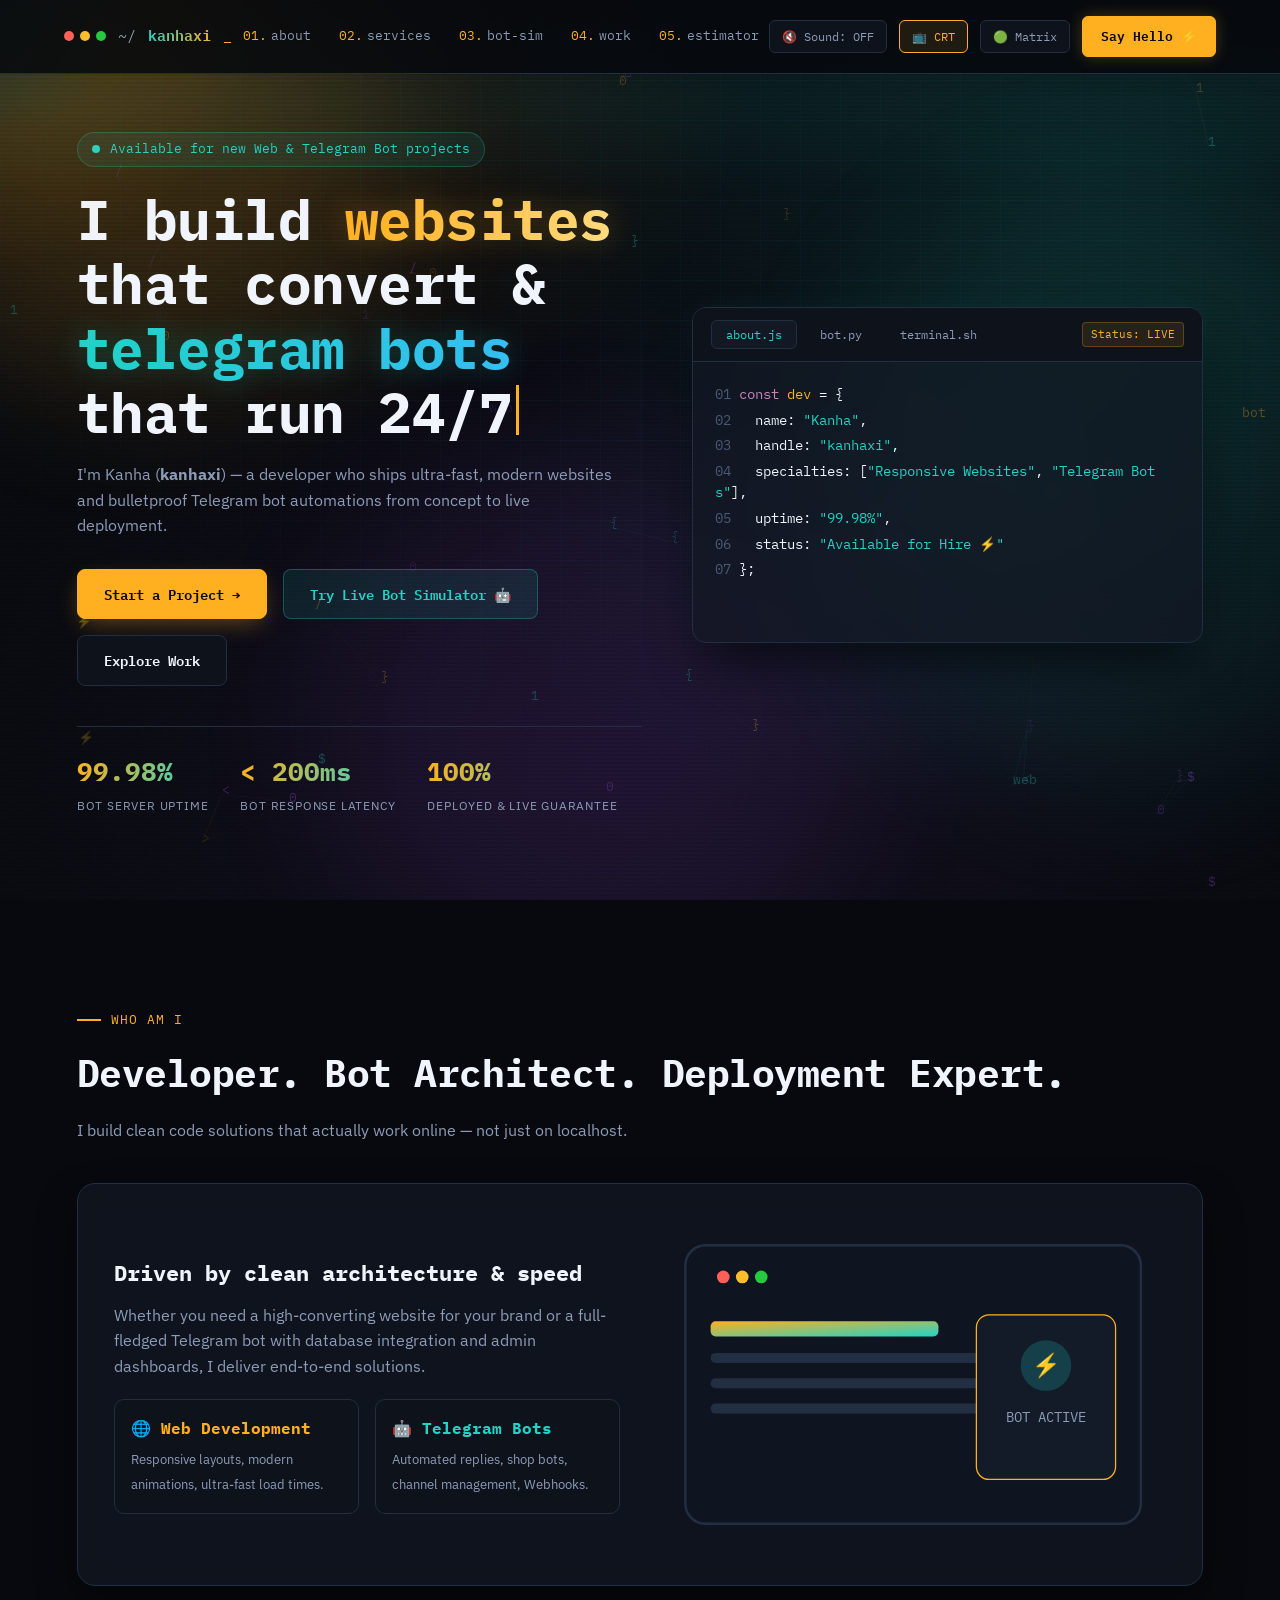
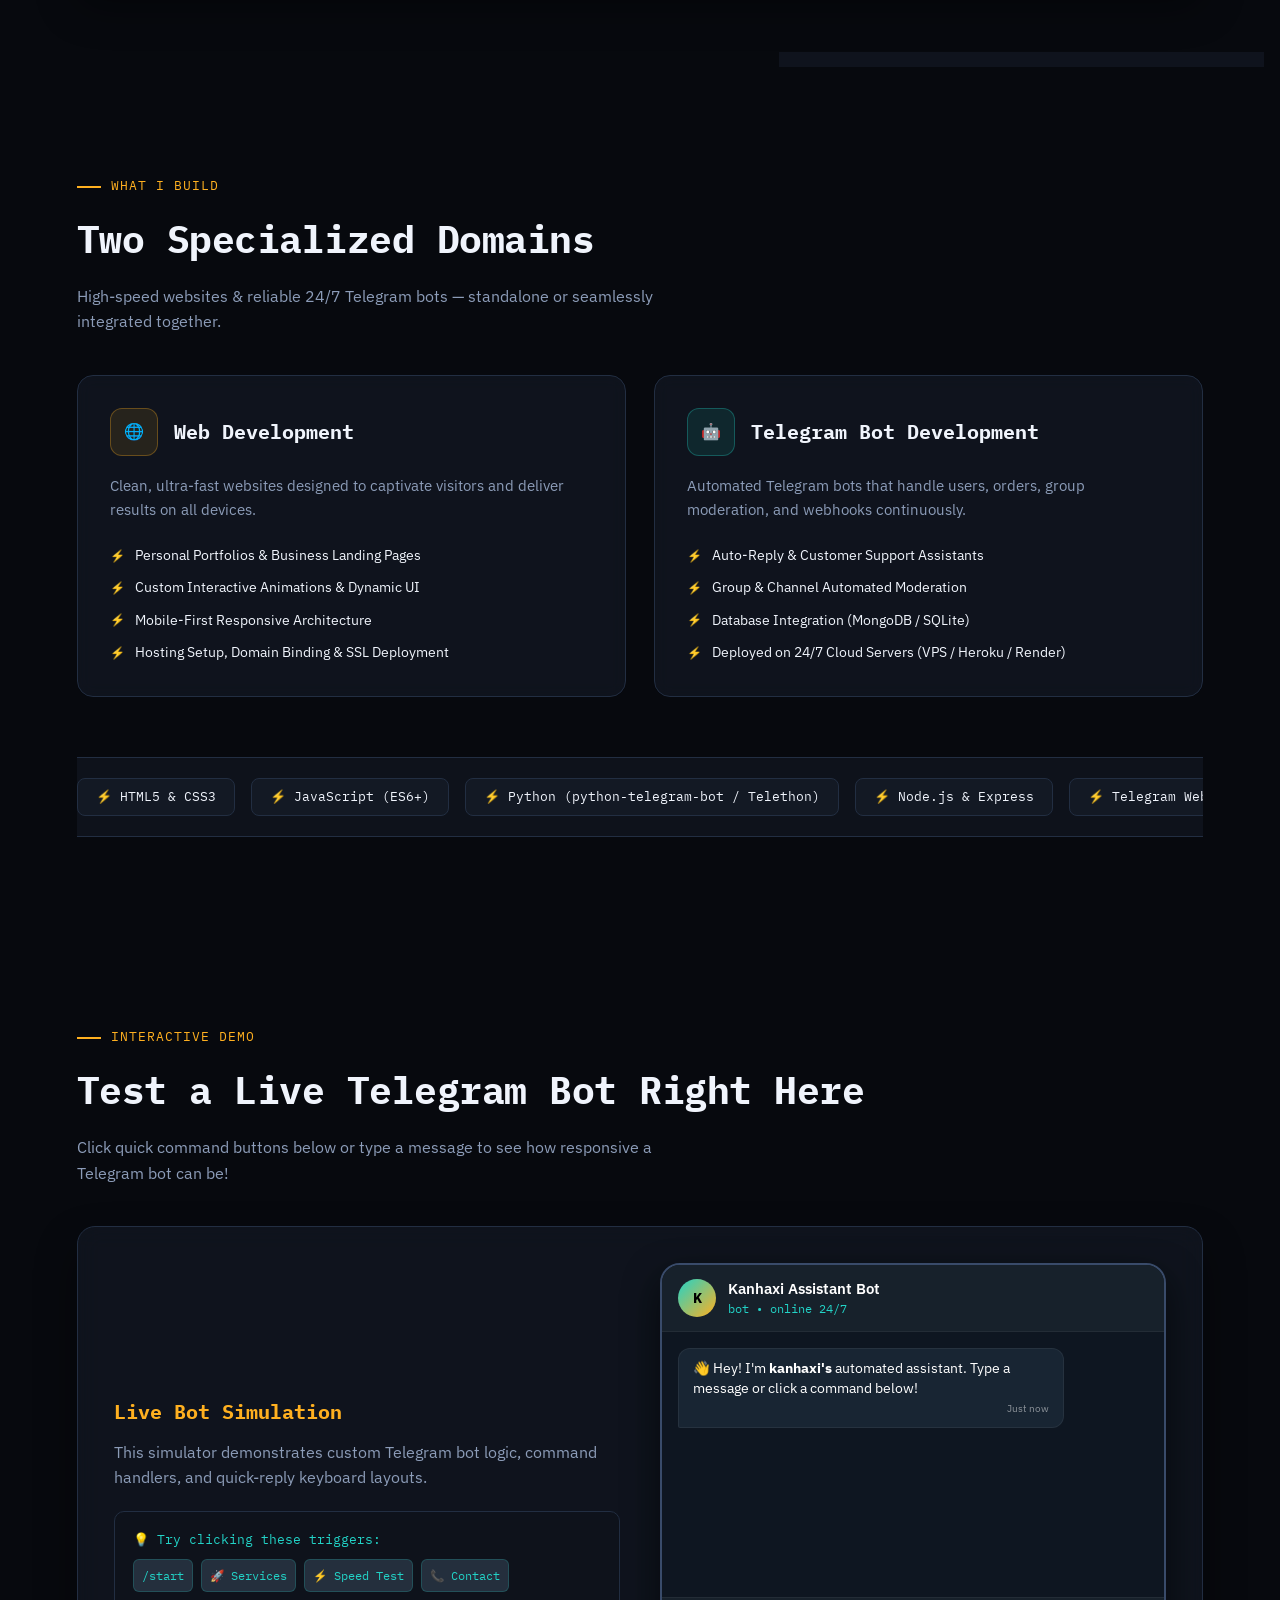
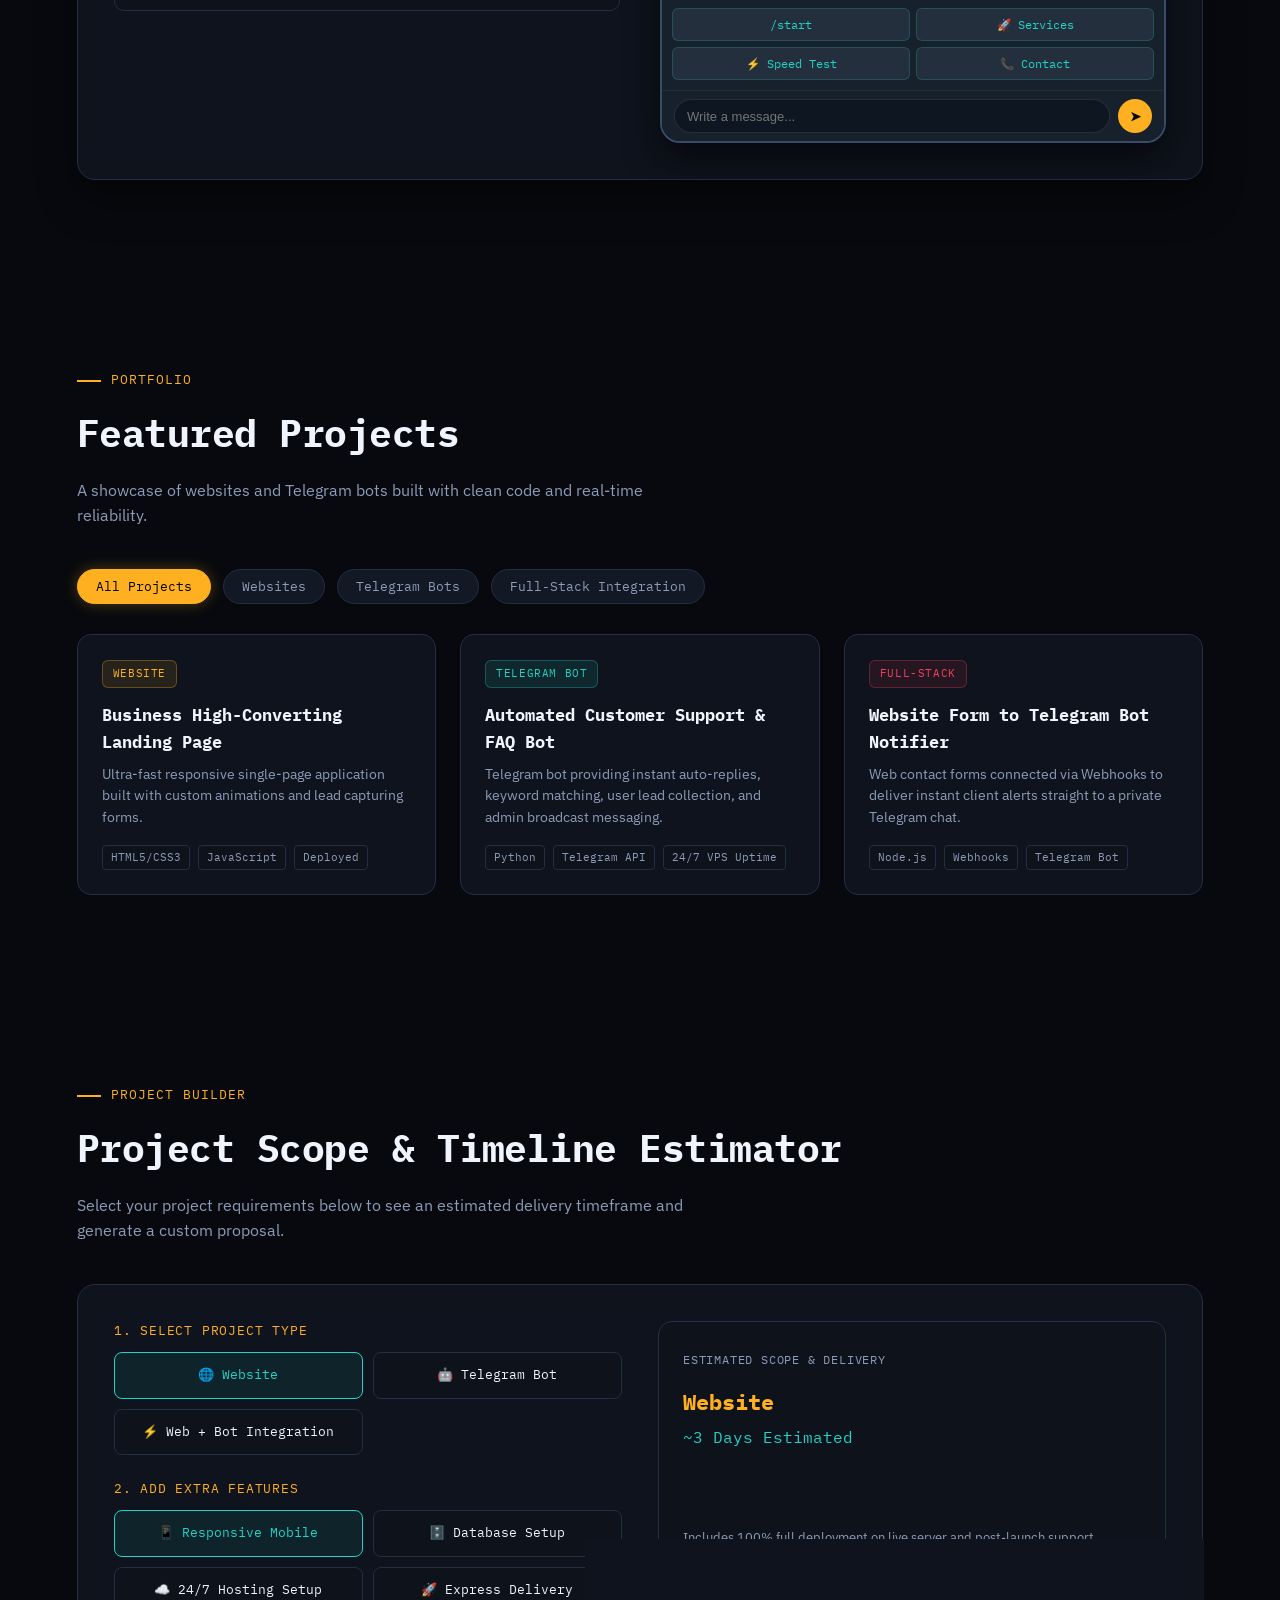
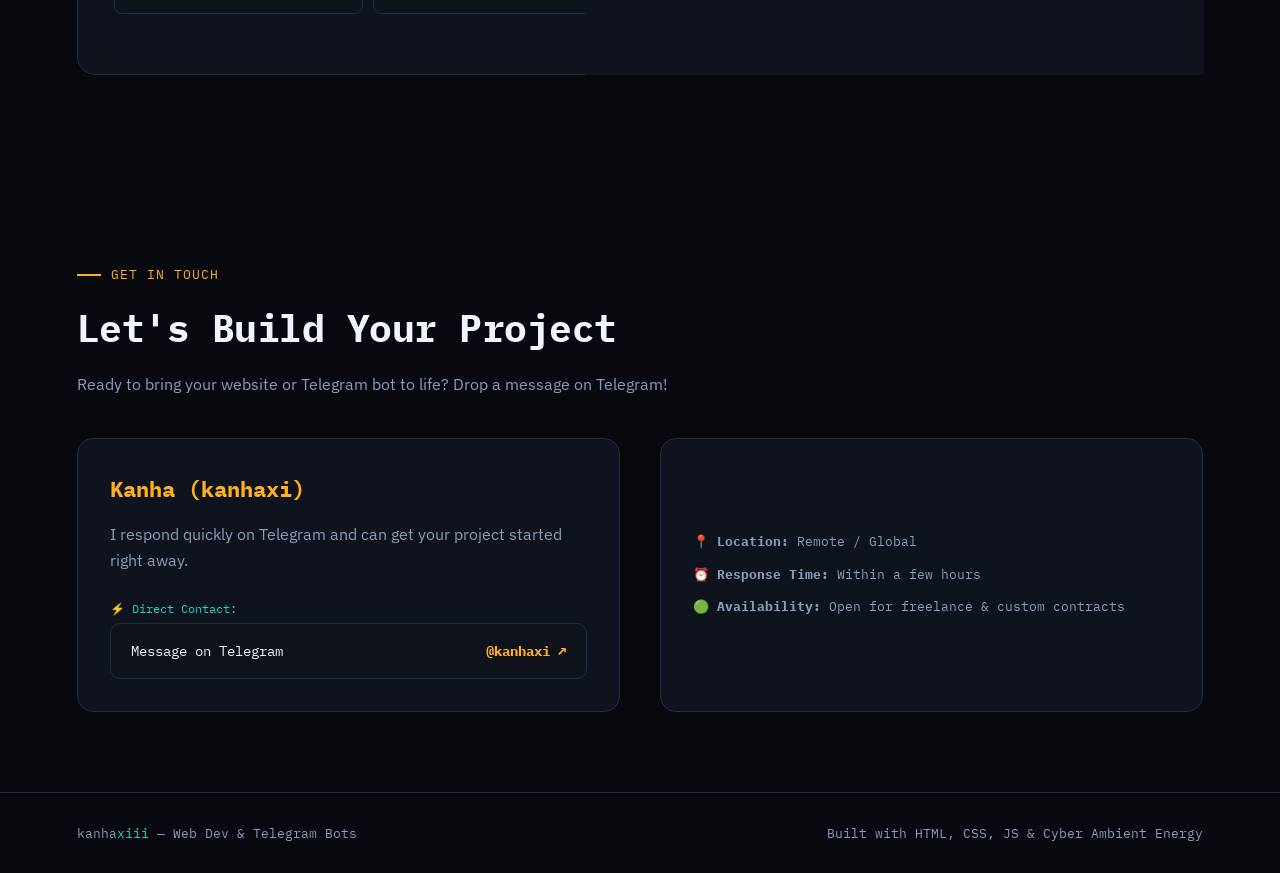
<file: index.html>
<!DOCTYPE html>
<html lang="en">
<head>
  <meta charset="UTF-8" />
  <meta name="viewport" content="width=device-width, initial-scale=1.0" />
  <title>kanhaxi — High-Performance Web Dev &amp; Telegram Bots</title>
  <meta name="description" content="Portfolio of Kanha (kanhaxi) — Developer building fast responsive websites and 24/7 reliable Telegram bots." />
  
  <link rel="preconnect" href="https://fonts.googleapis.com">
  <link rel="preconnect" href="https://fonts.gstatic.com" crossorigin>
  <link href="https://fonts.googleapis.com/css2?family=IBM+Plex+Mono:wght@400;500;600;700&family=IBM+Plex+Sans:wght@400;500;600;700&display=swap" rel="stylesheet">
  
  <link rel="stylesheet" href="style.css" />
</head>
<body>

<!-- Dynamic Cursor Light Glow -->
<div id="cursor-glow"></div>

<!-- Background Canvas, Aurora & CRT FX -->
<div class="aurora-bg">
  <div class="aurora-orb aurora-orb-1"></div>
  <div class="aurora-orb aurora-orb-2"></div>
  <div class="aurora-orb aurora-orb-3"></div>
</div>
<canvas id="bgcanvas"></canvas>
<div class="signal-grid"></div>
<div class="sweep"></div>
<div class="scanlines"></div>
<div class="grain"></div>

<!-- Navbar -->
<nav>
  <div class="brand">
    <span class="dots"><span></span><span></span><span></span></span>
    <span class="path">~/</span><span class="name">kanhaxi</span><span class="blink">_</span>
  </div>
  
  <div class="nav-center">
    <a href="#about"><span class="num">01.</span>about</a>
    <a href="#services"><span class="num">02.</span>services</a>
    <a href="#simulator"><span class="num">03.</span>bot-sim</a>
    <a href="#work"><span class="num">04.</span>work</a>
    <a href="#estimator"><span class="num">05.</span>estimator</a>
  </div>

  <div class="nav-actions">
    <button class="ctrl-btn" id="sound-toggle" title="Toggle audio feedback">🔇 Sound: OFF</button>
    <button class="ctrl-btn active" id="crt-toggle" title="Toggle CRT scanlines">📺 CRT</button>
    <button class="ctrl-btn" id="matrix-toggle" title="Toggle Matrix Rain canvas mode">🟢 Matrix</button>
    <a class="navcta" href="#contact">Say Hello ⚡</a>
  </div>
</nav>

<!-- Hero Section -->
<section class="hero" id="top">
  <div>
    <div class="status-badge">
      <span class="pulse-dot"></span> Available for new Web &amp; Telegram Bot projects
    </div>
    
    <h1>
      I build <span class="hl-amber">websites</span> that convert &amp; <span class="hl-mint">telegram bots</span> that run 24/7<span class="cursor"></span>
    </h1>
    
    <p class="subhead">
      I'm Kanha (<b>kanhaxi</b>) — a developer who ships ultra-fast, modern websites and bulletproof Telegram bot automations from concept to live deployment.
    </p>

    <div class="hero-ctas">
      <a class="btn btn-primary" href="#contact">Start a Project →</a>
      <a class="btn btn-secondary" href="#simulator">Try Live Bot Simulator 🤖</a>
      <a class="btn btn-ghost" href="#work">Explore Work</a>
    </div>

    <div class="metrics-bar">
      <div class="metric">
        <b>99.98%</b>
        <span>Bot Server Uptime</span>
      </div>
      <div class="metric">
        <b>&lt; 200ms</b>
        <span>Bot Response Latency</span>
      </div>
      <div class="metric">
        <b>100%</b>
        <span>Deployed &amp; Live Guarantee</span>
      </div>
    </div>
  </div>

  <!-- Terminal / Code Inspector Panel -->
  <div class="terminal-card">
    <div class="terminal-bar">
      <div class="terminal-tabs">
        <button class="tab active" id="tab-about">about.js</button>
        <button class="tab" id="tab-bot">bot.py</button>
        <button class="tab" id="tab-cli">terminal.sh</button>
      </div>
      <div class="terminal-actions">
        <span class="term-chip" onclick="showToast('⚡ All systems operational')">Status: LIVE</span>
      </div>
    </div>
    <div class="terminal-body" id="term-body"></div>
  </div>
</section>

<!-- About Section -->
<section id="about">
  <div class="reveal">
    <div class="kicker">who am i</div>
    <h2>Developer. Bot Architect. Deployment Expert.</h2>
    <p class="lead">I build clean code solutions that actually work online — not just on localhost.</p>
  </div>

  <div class="bot-sim-container reveal" style="margin-top: 20px;">
    <div>
      <h3 style="font-family:var(--font-mono); font-size:22px; margin-bottom:12px;">Driven by clean architecture &amp; speed</h3>
      <p style="color:var(--muted); margin-bottom:16px;">Whether you need a high-converting website for your brand or a full-fledged Telegram bot with database integration and admin dashboards, I deliver end-to-end solutions.</p>
      
      <div style="display:grid; grid-template-columns:1fr 1fr; gap:16px; margin-top:20px;">
        <div style="background:var(--bg-soft); padding:16px; border-radius:10px; border:1px solid var(--border);">
          <b style="color:var(--amber); font-family:var(--font-mono); display:block; margin-bottom:4px;">🌐 Web Development</b>
          <span style="font-size:13px; color:var(--muted);">Responsive layouts, modern animations, ultra-fast load times.</span>
        </div>
        <div style="background:var(--bg-soft); padding:16px; border-radius:10px; border:1px solid var(--border);">
          <b style="color:var(--mint); font-family:var(--font-mono); display:block; margin-bottom:4px;">🤖 Telegram Bots</b>
          <span style="font-size:13px; color:var(--muted);">Automated replies, shop bots, channel management, Webhooks.</span>
        </div>
      </div>
    </div>

    <!-- Cyber SVG Illustration -->
    <div style="display:flex; justify-content:center;">
      <svg viewBox="0 0 400 260" xmlns="http://www.w3.org/2000/svg" style="max-width:100%; height:auto;">
        <defs>
          <linearGradient id="grad1" x1="0%" y1="0%" x2="100%" y2="100%">
            <stop offset="0%" stop-color="#ffb020"/>
            <stop offset="100%" stop-color="#22d3c7"/>
          </linearGradient>
        </defs>
        <rect x="20" y="20" width="360" height="220" rx="16" fill="#0e1420" stroke="#222e42" stroke-width="2"/>
        <circle cx="50" cy="45" r="5" fill="#ff5f56"/>
        <circle cx="65" cy="45" r="5" fill="#ffbd2e"/>
        <circle cx="80" cy="45" r="5" fill="#27c93f"/>
        
        <rect x="40" y="80" width="180" height="12" rx="4" fill="url(#grad1)"/>
        <rect x="40" y="105" width="280" height="8" rx="4" fill="#222e42"/>
        <rect x="40" y="125" width="220" height="8" rx="4" fill="#222e42"/>
        <rect x="40" y="145" width="240" height="8" rx="4" fill="#222e42"/>
        
        <rect x="250" y="75" width="110" height="130" rx="10" fill="#131b29" stroke="#ffb020" stroke-width="1"/>
        <circle cx="305" cy="115" r="20" fill="#22d3c7" opacity="0.2"/>
        <text x="305" y="121" font-family="IBM Plex Mono" font-size="18" fill="#22d3c7" text-anchor="middle">⚡</text>
        <text x="305" y="160" font-family="IBM Plex Mono" font-size="11" fill="#8c9cb8" text-anchor="middle">BOT ACTIVE</text>
      </svg>
    </div>
  </div>
</section>

<!-- Services Section -->
<section id="services">
  <div class="reveal">
    <div class="kicker">what I build</div>
    <h2>Two Specialized Domains</h2>
    <p class="lead">High-speed websites &amp; reliable 24/7 Telegram bots — standalone or seamlessly integrated together.</p>
  </div>

  <div class="service-grid reveal">
    <div class="service-card">
      <div class="service-header">
        <div class="service-icon">🌐</div>
        <h3>Web Development</h3>
      </div>
      <p>Clean, ultra-fast websites designed to captivate visitors and deliver results on all devices.</p>
      <ul class="service-list">
        <li>Personal Portfolios &amp; Business Landing Pages</li>
        <li>Custom Interactive Animations &amp; Dynamic UI</li>
        <li>Mobile-First Responsive Architecture</li>
        <li>Hosting Setup, Domain Binding &amp; SSL Deployment</li>
      </ul>
    </div>

    <div class="service-card bot">
      <div class="service-header">
        <div class="service-icon">🤖</div>
        <h3>Telegram Bot Development</h3>
      </div>
      <p>Automated Telegram bots that handle users, orders, group moderation, and webhooks continuously.</p>
      <ul class="service-list">
        <li>Auto-Reply &amp; Customer Support Assistants</li>
        <li>Group &amp; Channel Automated Moderation</li>
        <li>Database Integration (MongoDB / SQLite)</li>
        <li>Deployed on 24/7 Cloud Servers (VPS / Heroku / Render)</li>
      </ul>
    </div>
  </div>

  <!-- Tech Stack Marquee -->
  <div class="stack-marquee reveal">
    <div class="stack-track">
      <div class="stackpill">⚡ HTML5 &amp; CSS3</div>
      <div class="stackpill">⚡ JavaScript (ES6+)</div>
      <div class="stackpill">⚡ Python (python-telegram-bot / Telethon)</div>
      <div class="stackpill">⚡ Node.js &amp; Express</div>
      <div class="stackpill">⚡ Telegram Webhooks &amp; REST APIs</div>
      <div class="stackpill">⚡ MongoDB &amp; Databases</div>
      <div class="stackpill">⚡ VPS Server Deployment</div>
      <div class="stackpill">⚡ Git &amp; Cloud Architecture</div>
      <!-- Duplicate for seamless loop -->
      <div class="stackpill">⚡ HTML5 &amp; CSS3</div>
      <div class="stackpill">⚡ JavaScript (ES6+)</div>
      <div class="stackpill">⚡ Python (python-telegram-bot / Telethon)</div>
      <div class="stackpill">⚡ Node.js &amp; Express</div>
      <div class="stackpill">⚡ Telegram Webhooks &amp; REST APIs</div>
    </div>
  </div>
</section>

<!-- Interactive Live Telegram Bot Simulator -->
<section id="simulator">
  <div class="reveal">
    <div class="kicker">interactive demo</div>
    <h2>Test a Live Telegram Bot Right Here</h2>
    <p class="lead">Click quick command buttons below or type a message to see how responsive a Telegram bot can be!</p>
  </div>

  <div class="bot-sim-container reveal">
    <div>
      <h3 style="font-family:var(--font-mono); font-size:20px; color:var(--amber); margin-bottom:12px;">Live Bot Simulation</h3>
      <p style="color:var(--muted); margin-bottom:20px;">This simulator demonstrates custom Telegram bot logic, command handlers, and quick-reply keyboard layouts.</p>
      
      <div style="background:var(--bg-soft); padding:18px; border-radius:10px; border:1px solid var(--border); font-family:var(--font-mono); font-size:13px;">
        <span style="color:var(--mint); display:block; margin-bottom:8px;">💡 Try clicking these triggers:</span>
        <div style="display:flex; gap:8px; flex-wrap:wrap;">
          <button class="tg-btn" data-action="/start">/start</button>
          <button class="tg-btn" data-action="Tell me services">🚀 Services</button>
          <button class="tg-btn" data-action="Check bot speed">⚡ Speed Test</button>
          <button class="tg-btn" data-action="Direct Contact">📞 Contact</button>
        </div>
      </div>
    </div>

    <!-- Phone Mockup Widget -->
    <div class="tg-phone-mockup">
      <div class="tg-header">
        <div class="tg-avatar">K</div>
        <div class="tg-info">
          <h4>Kanhaxi Assistant Bot</h4>
          <p>bot • online 24/7</p>
        </div>
      </div>

      <div class="tg-chat-body" id="tg-chat-body">
        <div class="tg-msg bot">
          👋 Hey! I'm <b>kanhaxi's</b> automated assistant. Type a message or click a command below!
          <div class="tg-msg-time">Just now</div>
        </div>
      </div>

      <div class="tg-quick-reply">
        <button class="tg-btn" data-action="/start">/start</button>
        <button class="tg-btn" data-action="Tell me services">🚀 Services</button>
        <button class="tg-btn" data-action="Check bot speed">⚡ Speed Test</button>
        <button class="tg-btn" data-action="Contact Kanha">📞 Contact</button>
      </div>

      <div class="tg-input-area">
        <input type="text" id="tg-msg-input" placeholder="Write a message..." />
        <button class="tg-send-btn" id="tg-send-btn">➤</button>
      </div>
    </div>
  </div>
</section>

<!-- Selected Work Section -->
<section id="work">
  <div class="reveal">
    <div class="kicker">portfolio</div>
    <h2>Featured Projects</h2>
    <p class="lead">A showcase of websites and Telegram bots built with clean code and real-time reliability.</p>
  </div>

  <div class="filter-tabs reveal">
    <button class="filter-btn active" data-filter="all">All Projects</button>
    <button class="filter-btn" data-filter="web">Websites</button>
    <button class="filter-btn" data-filter="bot">Telegram Bots</button>
    <button class="filter-btn" data-filter="full">Full-Stack Integration</button>
  </div>

  <div class="work-grid reveal">
    <div class="work-card" data-category="web">
      <div>
        <span class="work-tag">Website</span>
        <h4>Business High-Converting Landing Page</h4>
        <p>Ultra-fast responsive single-page application built with custom animations and lead capturing forms.</p>
      </div>
      <div class="work-tech">
        <span>HTML5/CSS3</span>
        <span>JavaScript</span>
        <span>Deployed</span>
      </div>
    </div>

    <div class="work-card" data-category="bot">
      <div>
        <span class="work-tag" style="color:var(--mint); border-color:rgba(34,211,199,0.3); background:rgba(34,211,199,0.1);">Telegram Bot</span>
        <h4>Automated Customer Support &amp; FAQ Bot</h4>
        <p>Telegram bot providing instant auto-replies, keyword matching, user lead collection, and admin broadcast messaging.</p>
      </div>
      <div class="work-tech">
        <span>Python</span>
        <span>Telegram API</span>
        <span>24/7 VPS Uptime</span>
      </div>
    </div>

    <div class="work-card" data-category="full">
      <div>
        <span class="work-tag" style="color:var(--rose); border-color:rgba(244,63,94,0.3); background:rgba(244,63,94,0.1);">Full-Stack</span>
        <h4>Website Form to Telegram Bot Notifier</h4>
        <p>Web contact forms connected via Webhooks to deliver instant client alerts straight to a private Telegram chat.</p>
      </div>
      <div class="work-tech">
        <span>Node.js</span>
        <span>Webhooks</span>
        <span>Telegram Bot</span>
      </div>
    </div>
  </div>
</section>

<!-- Interactive Project Scope & Time Builder -->
<section id="estimator">
  <div class="reveal">
    <div class="kicker">project builder</div>
    <h2>Project Scope &amp; Timeline Estimator</h2>
    <p class="lead">Select your project requirements below to see an estimated delivery timeframe and generate a custom proposal.</p>
  </div>

  <div class="estimator-box reveal">
    <div class="estimator-grid">
      <div>
        <div class="option-group">
          <label>1. Select Project Type</label>
          <div class="select-cards" id="type-select">
            <div class="opt-card selected" data-type="web">🌐 Website</div>
            <div class="opt-card" data-type="bot">🤖 Telegram Bot</div>
            <div class="opt-card" data-type="full">⚡ Web + Bot Integration</div>
          </div>
        </div>

        <div class="option-group">
          <label>2. Add Extra Features</label>
          <div class="select-cards" id="feature-select">
            <div class="opt-card selected" data-feat="responsive">📱 Responsive Mobile</div>
            <div class="opt-card" data-feat="database">🗄️ Database Setup</div>
            <div class="opt-card" data-feat="hosting">☁️ 24/7 Hosting Setup</div>
            <div class="opt-card" data-feat="express">🚀 Express Delivery</div>
          </div>
        </div>
      </div>

      <div class="calc-summary">
        <div>
          <span style="font-family:var(--font-mono); font-size:12px; color:var(--muted); text-transform:uppercase; letter-spacing:0.8px;">Estimated Scope &amp; Delivery</span>
          <div style="font-family:var(--font-mono); font-size:22px; font-weight:700; color:var(--amber); margin:12px 0 6px 0;" id="calc-scope-val">Full Custom Setup</div>
          <div style="font-family:var(--font-mono); font-size:16px; color:var(--mint);" id="calc-time-val">3 Days Delivery</div>
        </div>
        
        <div style="margin-top:20px;">
          <p style="font-size:13px; color:var(--muted); margin-bottom:14px;">Includes 100% full deployment on live server and post-launch support.</p>
          <a class="btn btn-primary" id="tg-order-link" href="https://t.me/kanhaxi" target="_blank" style="width:100%; justify-content:center;">Discuss &amp; Get Custom Quote →</a>
        </div>
      </div>
    </div>
  </div>
</section>

<!-- Contact Section -->
<section id="contact">
  <div class="reveal">
    <div class="kicker">get in touch</div>
    <h2>Let's Build Your Project</h2>
    <p class="lead">Ready to bring your website or Telegram bot to life? Drop a message on Telegram!</p>
  </div>

  <div class="contact-grid reveal">
    <div class="contact-card">
      <h3 style="font-family:var(--font-mono); font-size:22px; color:var(--amber);">Kanha (kanhaxi)</h3>
      <p style="color:var(--muted);">I respond quickly on Telegram and can get your project started right away.</p>
      
      <div style="margin-top:10px;">
        <span style="font-family:var(--font-mono); font-size:12px; color:var(--mint); display:block; margin-bottom:4px;">⚡ Direct Contact:</span>
        <a class="contact-link" href="https://t.me/kanhaxi" target="_blank">
          <span>Message on Telegram</span>
          <b style="color:var(--amber);">@kanhaxi ↗</b>
        </a>
      </div>
    </div>

    <div class="contact-card" style="justify-content:center;">
      <div style="font-family:var(--font-mono); font-size:13px; color:var(--muted); display:flex; flex-direction:column; gap:12px;">
        <div><b>📍 Location:</b> Remote / Global</div>
        <div><b>⏰ Response Time:</b> Within a few hours</div>
        <div><b>🟢 Availability:</b> Open for freelance &amp; custom contracts</div>
      </div>
    </div>
  </div>
</section>

<!-- Footer -->
<footer>
  <div>
    kanha<span style="color:var(--mint);">xiii</span> — Web Dev &amp; Telegram Bots
  </div>
  <div>
    Built with HTML, CSS, JS &amp; Cyber Ambient Energy
  </div>
</footer>

<!-- Toast Notifications -->
<div id="toast">Notifications Ready</div>

<script src="app.js"></script>
</body>
</html>
</file>
<file: style.css>
:root {
  --bg: #07090e;
  --bg-soft: #0e121b;
  --panel: #131924;
  --panel-glass: rgba(19, 25, 36, 0.7);
  --border: #222e42;
  --border-bright: #394b6a;
  
  --text: #f0f4fc;
  --muted: #8c9cb8;
  
  --amber: #ffb020;
  --amber-glow: rgba(255, 176, 32, 0.35);
  --mint: #22d3c7;
  --mint-glow: rgba(34, 211, 199, 0.35);
  --cyan: #38bdf8;
  --rose: #f43f5e;
  --violet: #a855f7;
  
  --font-mono: 'IBM Plex Mono', monospace;
  --font-sans: 'IBM Plex Sans', sans-serif;
}

* {
  margin: 0;
  padding: 0;
  box-sizing: border-box;
}

html {
  scroll-behavior: smooth;
  color-scheme: dark;
}

body {
  background-color: var(--bg);
  background-image: 
    radial-gradient(800px 500px at 15% 10%, rgba(255, 176, 32, 0.12), transparent 70%),
    radial-gradient(900px 600px at 85% 20%, rgba(34, 211, 199, 0.11), transparent 70%),
    radial-gradient(1000px 700px at 50% 85%, rgba(168, 85, 247, 0.08), transparent 70%),
    radial-gradient(600px 400px at 70% 60%, rgba(56, 189, 248, 0.06), transparent 70%);
  background-attachment: fixed;
  color: var(--text);
  font-family: var(--font-sans);
  overflow-x: hidden;
  line-height: 1.6;
  position: relative;
}

/* Aurora Glow Orbs */
.aurora-bg {
  position: fixed;
  inset: 0;
  z-index: 0;
  pointer-events: none;
  overflow: hidden;
}

.aurora-orb {
  position: absolute;
  border-radius: 50%;
  filter: blur(80px);
  opacity: 0.45;
  animation: auroraFloat 18s ease-in-out infinite alternate;
}

.aurora-orb-1 {
  width: 500px;
  height: 500px;
  background: rgba(255, 176, 32, 0.25);
  top: -100px;
  left: -100px;
}

.aurora-orb-2 {
  width: 600px;
  height: 600px;
  background: rgba(34, 211, 199, 0.2);
  top: 20%;
  right: -150px;
  animation-delay: -6s;
}

.aurora-orb-3 {
  width: 550px;
  height: 550px;
  background: rgba(168, 85, 247, 0.18);
  bottom: -100px;
  left: 25%;
  animation-delay: -12s;
}

@keyframes auroraFloat {
  0% { transform: translate(0, 0) scale(1); }
  50% { transform: translate(60px, 40px) scale(1.1); }
  100% { transform: translate(-40px, 80px) scale(0.95); }
}

/* ---------- Custom Mouse Glow Light ---------- */
#cursor-glow {
  position: fixed;
  top: 0;
  left: 0;
  width: 550px;
  height: 550px;
  border-radius: 50%;
  background: radial-gradient(circle, rgba(34, 211, 199, 0.12), rgba(255, 176, 32, 0.08), transparent 70%);
  pointer-events: none;
  z-index: 2;
  transform: translate(-50%, -50%);
  transition: transform 0.04s ease-out, opacity 0.3s;
}

::selection {
  background: var(--amber);
  color: #000;
}

a {
  color: inherit;
  text-decoration: none;
}

button {
  cursor: pointer;
  border: none;
  background: none;
  font-family: inherit;
  color: inherit;
}

/* ---------- Canvas & Overlays ---------- */
#bgcanvas {
  position: fixed;
  inset: 0;
  z-index: 0;
  opacity: 0.75;
  pointer-events: none;
}

.signal-grid {
  position: fixed;
  inset: 0;
  z-index: 0;
  pointer-events: none;
  background-image: 
    linear-gradient(rgba(56, 189, 248, 0.03) 1px, transparent 1px),
    linear-gradient(90deg, rgba(56, 189, 248, 0.03) 1px, transparent 1px);
  background-size: 40px 40px;
  mask-image: radial-gradient(ellipse 85% 70% at 50% 30%, black 30%, transparent 90%);
  -webkit-mask-image: radial-gradient(ellipse 85% 70% at 50% 30%, black 30%, transparent 90%);
}

.scanlines {
  position: fixed;
  inset: 0;
  z-index: 0;
  pointer-events: none;
  opacity: 0.35;
  background: repeating-linear-gradient(
    to bottom,
    transparent 0px,
    transparent 2px,
    rgba(0, 0, 0, 0.4) 3px,
    transparent 4px
  );
  transition: opacity 0.3s;
}

body.no-scanlines .scanlines {
  opacity: 0;
}

.sweep {
  position: fixed;
  inset: 0;
  z-index: 0;
  pointer-events: none;
  overflow: hidden;
}

.sweep::before {
  content: '';
  position: absolute;
  left: 0;
  right: 0;
  height: 200px;
  background: linear-gradient(to bottom, transparent, rgba(34, 211, 199, 0.05), transparent);
  animation: sweepMove 10s ease-in-out infinite;
}

@keyframes sweepMove {
  0% { top: -200px; }
  50% { top: 100%; }
  100% { top: -200px; }
}

.grain {
  position: fixed;
  inset: 0;
  z-index: 0;
  pointer-events: none;
  opacity: 0.03;
  background-image: url("data:image/svg+xml,%3Csvg xmlns='http://www.w3.org/2000/svg' width='120' height='120'%3E%3Cfilter id='n'%3E%3CfeTurbulence type='fractalNoise' baseFrequency='0.9' numOctaves='2' stitchTiles='stitch'/%3E%3C/filter%3E%3Crect width='100%25' height='100%25' filter='url(%23n)'/%3E%3C/svg%3E");
}

/* ---------- Navbar ---------- */
nav {
  position: fixed;
  top: 0;
  left: 0;
  right: 0;
  z-index: 100;
  display: flex;
  align-items: center;
  justify-content: space-between;
  padding: 16px 5vw;
  background: rgba(7, 9, 14, 0.85);
  backdrop-filter: blur(16px);
  -webkit-backdrop-filter: blur(16px);
  border-bottom: 1px solid var(--border);
}

.brand {
  display: flex;
  align-items: center;
  gap: 12px;
  font-family: var(--font-mono);
  font-weight: 600;
  font-size: 15px;
}

.dots {
  display: flex;
  gap: 6px;
}

.dots span {
  width: 10px;
  height: 10px;
  border-radius: 50%;
  display: inline-block;
}

.dots span:nth-child(1) { background: #ff5f56; }
.dots span:nth-child(2) { background: #ffbd2e; }
.dots span:nth-child(3) { background: #27c93f; }

.brand .path { color: var(--muted); font-weight: 400; }
.brand .name {
  background: linear-gradient(100deg, var(--mint), var(--amber));
  -webkit-background-clip: text;
  background-clip: text;
  color: transparent;
}
.brand .blink { color: var(--amber); animation: blink 1.1s step-end infinite; }

.nav-center {
  display: flex;
  gap: 28px;
  font-family: var(--font-mono);
  font-size: 13px;
  color: var(--muted);
}

.nav-center a {
  position: relative;
  padding: 6px 0;
  transition: color 0.25s;
}

.nav-center a:hover {
  color: var(--text);
}

.nav-center a::after {
  content: '';
  position: absolute;
  left: 0;
  bottom: 0;
  width: 0%;
  height: 2px;
  background: var(--amber);
  transition: width 0.25s ease;
  box-shadow: 0 0 8px var(--amber);
}

.nav-center a:hover::after {
  width: 100%;
}

.nav-center .num {
  color: var(--amber);
  margin-right: 4px;
}

.nav-actions {
  display: flex;
  align-items: center;
  gap: 12px;
}

.ctrl-btn {
  background: var(--bg-soft);
  border: 1px solid var(--border);
  color: var(--muted);
  padding: 8px 12px;
  border-radius: 6px;
  font-family: var(--font-mono);
  font-size: 12px;
  display: flex;
  align-items: center;
  gap: 6px;
  transition: all 0.2s;
}

.ctrl-btn:hover {
  border-color: var(--mint);
  color: var(--mint);
}

.ctrl-btn.active {
  border-color: var(--amber);
  color: var(--amber);
  background: rgba(255, 176, 32, 0.1);
}

.navcta {
  font-family: var(--font-mono);
  font-size: 13px;
  font-weight: 600;
  color: #000;
  background: var(--amber);
  padding: 9px 18px;
  border-radius: 6px;
  border: 1px solid var(--amber);
  transition: all 0.25s ease;
  box-shadow: 0 0 15px rgba(255, 176, 32, 0.25);
}

.navcta:hover {
  background: transparent;
  color: var(--amber);
  box-shadow: 0 0 20px rgba(255, 176, 32, 0.4);
}

@media(max-width: 860px) {
  .nav-center { display: none; }
}

/* ---------- Layout Sections ---------- */
section {
  position: relative;
  z-index: 1;
  padding: 110px 6vw 80px;
}

.hero {
  min-height: 100vh;
  display: grid;
  grid-template-columns: 1.05fr 0.95fr;
  gap: 50px;
  align-items: center;
  padding-top: 130px;
}

@media(max-width: 960px) {
  .hero {
    grid-template-columns: 1fr;
    padding-top: 110px;
  }
}

.status-badge {
  font-family: var(--font-mono);
  font-size: 13px;
  color: var(--mint);
  display: inline-flex;
  align-items: center;
  gap: 10px;
  padding: 6px 14px;
  background: rgba(34, 211, 199, 0.08);
  border: 1px solid rgba(34, 211, 199, 0.25);
  border-radius: 20px;
  margin-bottom: 20px;
}

.pulse-dot {
  width: 8px;
  height: 8px;
  border-radius: 50%;
  background: var(--mint);
  box-shadow: 0 0 0 0 rgba(34, 211, 199, 0.7);
  animation: pulse 2s infinite;
}

@keyframes pulse {
  0% { box-shadow: 0 0 0 0 rgba(34, 211, 199, 0.7); }
  70% { box-shadow: 0 0 0 10px rgba(34, 211, 199, 0); }
  100% { box-shadow: 0 0 0 0 rgba(34, 211, 199, 0); }
}

h1 {
  font-family: var(--font-mono);
  font-weight: 700;
  font-size: clamp(34px, 4.8vw, 56px);
  line-height: 1.15;
  letter-spacing: -0.5px;
  margin-bottom: 18px;
}

h1 .hl-amber {
  background: linear-gradient(100deg, var(--amber), #ffe08a);
  -webkit-background-clip: text;
  background-clip: text;
  color: transparent;
  text-shadow: 0 0 30px rgba(255, 176, 32, 0.3);
}

h1 .hl-mint {
  background: linear-gradient(100deg, var(--mint), var(--cyan));
  -webkit-background-clip: text;
  background-clip: text;
  color: transparent;
  text-shadow: 0 0 30px rgba(34, 211, 199, 0.3);
}

.cursor {
  display: inline-block;
  width: 3px;
  height: 0.9em;
  background: var(--amber);
  margin-left: 4px;
  vertical-align: -2px;
  animation: blink 1s step-end infinite;
}

.subhead {
  max-width: 540px;
  color: var(--muted);
  font-size: 16px;
  line-height: 1.6;
  margin-bottom: 30px;
}

.hero-ctas {
  display: flex;
  gap: 16px;
  flex-wrap: wrap;
  margin-bottom: 40px;
}

.btn {
  font-family: var(--font-mono);
  font-size: 14px;
  font-weight: 600;
  padding: 13px 26px;
  border-radius: 8px;
  transition: all 0.25s ease;
  display: inline-flex;
  align-items: center;
  gap: 10px;
}

.btn-primary {
  background: var(--amber);
  color: #040910;
  border: 1px solid var(--amber);
  box-shadow: 0 8px 24px -6px rgba(255, 176, 32, 0.4);
}

.btn-primary:hover {
  transform: translateY(-3px);
  box-shadow: 0 12px 30px -6px rgba(255, 176, 32, 0.6);
  background: #ffbe42;
}

.btn-secondary {
  background: rgba(34, 211, 199, 0.1);
  color: var(--mint);
  border: 1px solid rgba(34, 211, 199, 0.3);
}

.btn-secondary:hover {
  transform: translateY(-3px);
  border-color: var(--mint);
  background: rgba(34, 211, 199, 0.2);
  box-shadow: 0 8px 24px -6px rgba(34, 211, 199, 0.3);
}

.btn-ghost {
  border: 1px solid var(--border);
  color: var(--text);
  background: var(--bg-soft);
}

.btn-ghost:hover {
  border-color: var(--border-bright);
  color: #fff;
  transform: translateY(-3px);
}

.metrics-bar {
  display: flex;
  gap: 32px;
  padding-top: 24px;
  border-top: 1px solid var(--border);
}

.metric b {
  display: block;
  font-family: var(--font-mono);
  font-size: 26px;
  font-weight: 700;
  background: linear-gradient(100deg, var(--amber), var(--mint));
  -webkit-background-clip: text;
  background-clip: text;
  color: transparent;
}

.metric span {
  font-size: 12px;
  color: var(--muted);
  text-transform: uppercase;
  letter-spacing: 0.8px;
}

/* ---------- Hero Terminal Panel ---------- */
.terminal-card {
  background: var(--panel-glass);
  backdrop-filter: blur(12px);
  -webkit-backdrop-filter: blur(12px);
  border: 1px solid var(--border);
  border-radius: 14px;
  overflow: hidden;
  box-shadow: 0 25px 50px -12px rgba(0, 0, 0, 0.7), 0 0 30px rgba(34, 211, 199, 0.05);
  transition: border-color 0.3s;
}

.terminal-card:hover {
  border-color: var(--border-bright);
}

.terminal-bar {
  display: flex;
  align-items: center;
  justify-content: space-between;
  padding: 12px 18px;
  background: var(--bg-soft);
  border-bottom: 1px solid var(--border);
}

.terminal-tabs {
  display: flex;
  gap: 8px;
}

.tab {
  font-family: var(--font-mono);
  font-size: 12px;
  color: var(--muted);
  padding: 6px 14px;
  border-radius: 6px;
  cursor: pointer;
  transition: all 0.2s;
  background: transparent;
  border: 1px solid transparent;
}

.tab:hover {
  color: var(--text);
}

.tab.active {
  background: var(--panel);
  color: var(--mint);
  border-color: var(--border);
}

.terminal-actions {
  display: flex;
  gap: 8px;
}

.term-chip {
  font-family: var(--font-mono);
  font-size: 11px;
  color: var(--amber);
  background: rgba(255, 176, 32, 0.1);
  border: 1px solid rgba(255, 176, 32, 0.25);
  padding: 3px 8px;
  border-radius: 4px;
  cursor: pointer;
  transition: all 0.2s;
}

.term-chip:hover {
  background: rgba(255, 176, 32, 0.2);
}

.terminal-body {
  padding: 22px;
  font-family: var(--font-mono);
  font-size: 13.5px;
  min-height: 280px;
  max-height: 380px;
  overflow-y: auto;
  position: relative;
}

.terminal-body .ln {
  color: #4a5a75;
  display: inline-block;
  width: 24px;
  user-select: none;
}

.kw { color: #c586c0; }
.fn { color: var(--amber); }
.str { color: var(--mint); }
.cm { color: #5a6e8c; }
.num-val { color: #f59e0b; }

.type-line {
  margin-bottom: 4px;
  white-space: pre-wrap;
  word-break: break-all;
}

.cli-input-row {
  display: flex;
  align-items: center;
  gap: 8px;
  margin-top: 14px;
  font-family: var(--font-mono);
  color: var(--mint);
}

.cli-input-row input {
  background: transparent;
  border: none;
  outline: none;
  color: var(--text);
  font-family: var(--font-mono);
  font-size: 13.5px;
  width: 100%;
}

/* ---------- Typography & Titles ---------- */
.kicker {
  font-family: var(--font-mono);
  font-size: 13px;
  color: var(--amber);
  display: flex;
  align-items: center;
  gap: 10px;
  margin-bottom: 12px;
  text-transform: uppercase;
  letter-spacing: 1px;
}

.kicker::before {
  content: '';
  width: 24px;
  height: 2px;
  background: var(--amber);
}

h2 {
  font-family: var(--font-mono);
  font-size: clamp(26px, 3.5vw, 38px);
  font-weight: 700;
  margin-bottom: 14px;
  letter-spacing: -0.5px;
}

.lead {
  color: var(--muted);
  max-width: 620px;
  font-size: 16px;
  margin-bottom: 40px;
}

/* ---------- Interactive Telegram Bot Simulator Widget ---------- */
.bot-sim-container {
  display: grid;
  grid-template-columns: 1fr 1fr;
  gap: 40px;
  align-items: center;
  background: var(--panel-glass);
  border: 1px solid var(--border);
  border-radius: 18px;
  padding: 36px;
  margin-top: 40px;
  backdrop-filter: blur(12px);
  box-shadow: 0 20px 40px rgba(0, 0, 0, 0.4);
}

@media(max-width: 880px) {
  .bot-sim-container { grid-template-columns: 1fr; padding: 24px; }
}

.tg-phone-mockup {
  background: #0f141d;
  border: 2px solid var(--border-bright);
  border-radius: 20px;
  overflow: hidden;
  box-shadow: 0 15px 35px rgba(0, 0, 0, 0.6);
  display: flex;
  flex-direction: column;
  height: 480px;
}

.tg-header {
  background: #17212b;
  padding: 12px 16px;
  display: flex;
  align-items: center;
  gap: 12px;
  border-bottom: 1px solid rgba(255, 255, 255, 0.05);
}

.tg-avatar {
  width: 38px;
  height: 38px;
  border-radius: 50%;
  background: linear-gradient(135deg, var(--mint), var(--amber));
  display: flex;
  align-items: center;
  justify-content: center;
  font-weight: 700;
  color: #000;
  font-family: var(--font-mono);
  font-size: 15px;
}

.tg-info h4 {
  font-size: 14.5px;
  font-weight: 600;
  color: #fff;
}

.tg-info p {
  font-size: 11.5px;
  color: var(--mint);
  font-family: var(--font-mono);
}

.tg-chat-body {
  flex: 1;
  padding: 16px;
  overflow-y: auto;
  display: flex;
  flex-direction: column;
  gap: 12px;
  background: #0e1621;
}

.tg-msg {
  max-width: 82%;
  padding: 10px 14px;
  border-radius: 12px;
  font-size: 13.5px;
  line-height: 1.45;
  animation: popIn 0.3s ease forwards;
}

.tg-msg.bot {
  background: #182533;
  color: #fff;
  border-bottom-left-radius: 2px;
  align-self: flex-start;
  border: 1px solid rgba(255, 255, 255, 0.06);
}

.tg-msg.user {
  background: #2b5278;
  color: #fff;
  border-bottom-right-radius: 2px;
  align-self: flex-end;
}

.tg-msg-time {
  font-size: 10px;
  color: rgba(255, 255, 255, 0.5);
  margin-top: 4px;
  text-align: right;
}

.tg-quick-reply {
  display: grid;
  grid-template-columns: 1fr 1fr;
  gap: 6px;
  padding: 10px;
  background: #17212b;
  border-top: 1px solid rgba(255, 255, 255, 0.05);
}

.tg-btn {
  background: #242f3d;
  color: var(--mint);
  border: 1px solid rgba(34, 211, 199, 0.2);
  padding: 8px;
  border-radius: 6px;
  font-family: var(--font-mono);
  font-size: 11.5px;
  text-align: center;
  transition: all 0.2s;
  cursor: pointer;
}

.tg-btn:hover {
  background: #2b3a4e;
  border-color: var(--mint);
  color: #fff;
}

.tg-input-area {
  display: flex;
  padding: 8px 12px;
  background: #17212b;
  gap: 8px;
  border-top: 1px solid rgba(255, 255, 255, 0.05);
}

.tg-input-area input {
  flex: 1;
  background: #0e1621;
  border: 1px solid rgba(255, 255, 255, 0.1);
  padding: 8px 12px;
  border-radius: 18px;
  color: #fff;
  font-size: 13px;
  outline: none;
}

.tg-send-btn {
  background: var(--amber);
  color: #000;
  width: 34px;
  height: 34px;
  border-radius: 50%;
  display: flex;
  align-items: center;
  justify-content: center;
  font-weight: 700;
  border: none;
  cursor: pointer;
}

/* ---------- Services Grid ---------- */
.service-grid {
  display: grid;
  grid-template-columns: 1fr 1fr;
  gap: 28px;
  margin-top: 40px;
}

@media(max-width: 860px) {
  .service-grid { grid-template-columns: 1fr; }
}

.service-card {
  background: var(--panel-glass);
  border: 1px solid var(--border);
  border-radius: 16px;
  padding: 32px;
  position: relative;
  overflow: hidden;
  transition: all 0.35s ease;
  backdrop-filter: blur(8px);
}

.service-card:hover {
  transform: translateY(-6px);
  border-color: var(--amber);
  box-shadow: 0 20px 40px -15px rgba(255, 176, 32, 0.15);
}

.service-card.bot:hover {
  border-color: var(--mint);
  box-shadow: 0 20px 40px -15px rgba(34, 211, 199, 0.15);
}

.service-header {
  display: flex;
  align-items: center;
  gap: 16px;
  margin-bottom: 18px;
}

.service-icon {
  width: 48px;
  height: 48px;
  border-radius: 12px;
  display: flex;
  align-items: center;
  justify-content: center;
  background: rgba(255, 176, 32, 0.1);
  border: 1px solid rgba(255, 176, 32, 0.3);
  color: var(--amber);
}

.service-card.bot .service-icon {
  background: rgba(34, 211, 199, 0.1);
  border-color: rgba(34, 211, 199, 0.3);
  color: var(--mint);
}

.service-card h3 {
  font-family: var(--font-mono);
  font-size: 20px;
}

.service-card p {
  color: var(--muted);
  font-size: 15px;
  margin-bottom: 22px;
}

.service-list {
  list-style: none;
  display: flex;
  flex-direction: column;
  gap: 10px;
}

.service-list li {
  font-size: 14px;
  display: flex;
  align-items: center;
  gap: 10px;
}

.service-list li::before {
  content: '⚡';
  color: var(--amber);
  font-size: 12px;
}

.service-card.bot .service-list li::before {
  color: var(--mint);
}

/* ---------- Stack Marquee ---------- */
.stack-marquee {
  margin-top: 60px;
  overflow: hidden;
  border-top: 1px solid var(--border);
  border-bottom: 1px solid var(--border);
  padding: 20px 0;
  background: var(--bg-soft);
}

.stack-track {
  display: flex;
  gap: 16px;
  width: max-content;
  animation: scrollMarquee 25s linear infinite;
}

.stack-track:hover {
  animation-play-state: paused;
}

.stackpill {
  font-family: var(--font-mono);
  font-size: 13px;
  color: var(--text);
  border: 1px solid var(--border);
  background: var(--panel);
  padding: 8px 18px;
  border-radius: 8px;
  white-space: nowrap;
  display: flex;
  align-items: center;
  gap: 8px;
}

@keyframes scrollMarquee {
  from { transform: translateX(0); }
  to { transform: translateX(-50%); }
}

/* ---------- Works & Projects Showcase ---------- */
.filter-tabs {
  display: flex;
  gap: 12px;
  margin-bottom: 30px;
  flex-wrap: wrap;
}

.filter-btn {
  font-family: var(--font-mono);
  font-size: 13px;
  color: var(--muted);
  background: var(--panel);
  border: 1px solid var(--border);
  padding: 8px 18px;
  border-radius: 20px;
  transition: all 0.25s;
}

.filter-btn:hover, .filter-btn.active {
  color: #000;
  background: var(--amber);
  border-color: var(--amber);
  box-shadow: 0 0 15px rgba(255, 176, 32, 0.3);
}

.work-grid {
  display: grid;
  grid-template-columns: repeat(3, 1fr);
  gap: 24px;
}

@media(max-width: 980px) {
  .work-grid { grid-template-columns: repeat(2, 1fr); }
}

@media(max-width: 640px) {
  .work-grid { grid-template-columns: 1fr; }
}

.work-card {
  background: var(--panel-glass);
  border: 1px solid var(--border);
  border-radius: 14px;
  padding: 24px;
  transition: all 0.3s ease;
  cursor: pointer;
  position: relative;
  display: flex;
  flex-direction: column;
  justify-content: space-between;
}

.work-card:hover {
  transform: translateY(-6px);
  border-color: var(--mint);
  box-shadow: 0 15px 30px -10px rgba(34, 211, 199, 0.2);
}

.work-tag {
  font-family: var(--font-mono);
  font-size: 11px;
  text-transform: uppercase;
  letter-spacing: 0.6px;
  color: var(--amber);
  padding: 4px 10px;
  border-radius: 6px;
  background: rgba(255, 176, 32, 0.1);
  border: 1px solid rgba(255, 176, 32, 0.3);
  display: inline-block;
  margin-bottom: 14px;
}

.work-card h4 {
  font-family: var(--font-mono);
  font-size: 17px;
  margin-bottom: 8px;
}

.work-card p {
  color: var(--muted);
  font-size: 13.5px;
  margin-bottom: 16px;
}

.work-tech {
  display: flex;
  gap: 8px;
  flex-wrap: wrap;
  font-family: var(--font-mono);
  font-size: 11px;
  color: var(--muted);
}

.work-tech span {
  background: var(--bg-soft);
  border: 1px solid var(--border);
  padding: 3px 8px;
  border-radius: 4px;
}

/* ---------- Interactive Project Cost Estimator Widget ---------- */
.estimator-box {
  background: var(--panel-glass);
  border: 1px solid var(--border);
  border-radius: 18px;
  padding: 36px;
  margin-top: 40px;
  backdrop-filter: blur(12px);
}

.estimator-grid {
  display: grid;
  grid-template-columns: 1fr 1fr;
  gap: 36px;
}

@media(max-width: 860px) {
  .estimator-grid { grid-template-columns: 1fr; }
}

.option-group {
  margin-bottom: 24px;
}

.option-group label {
  display: block;
  font-family: var(--font-mono);
  font-size: 13px;
  color: var(--amber);
  margin-bottom: 10px;
  text-transform: uppercase;
  letter-spacing: 0.8px;
}

.select-cards {
  display: grid;
  grid-template-columns: repeat(2, 1fr);
  gap: 10px;
}

.opt-card {
  background: var(--bg-soft);
  border: 1px solid var(--border);
  padding: 12px;
  border-radius: 8px;
  cursor: pointer;
  transition: all 0.2s;
  font-size: 13px;
  font-family: var(--font-mono);
  text-align: center;
}

.opt-card:hover, .opt-card.selected {
  border-color: var(--mint);
  color: var(--mint);
  background: rgba(34, 211, 199, 0.08);
}

.calc-summary {
  background: var(--bg-soft);
  border: 1px solid var(--border);
  border-radius: 14px;
  padding: 24px;
  display: flex;
  flex-direction: column;
  justify-content: space-between;
}

.calc-price {
  font-family: var(--font-mono);
  font-size: 32px;
  font-weight: 700;
  color: var(--amber);
  margin: 10px 0;
}

/* ---------- Contact Section & Links ---------- */
.contact-grid {
  display: grid;
  grid-template-columns: 1fr 1fr;
  gap: 40px;
  margin-top: 30px;
}

@media(max-width: 860px) {
  .contact-grid { grid-template-columns: 1fr; }
}

.contact-card {
  background: var(--panel-glass);
  border: 1px solid var(--border);
  border-radius: 16px;
  padding: 32px;
  display: flex;
  flex-direction: column;
  gap: 16px;
}

.contact-link {
  display: flex;
  align-items: center;
  justify-content: space-between;
  padding: 16px 20px;
  background: var(--bg-soft);
  border: 1px solid var(--border);
  border-radius: 10px;
  font-family: var(--font-mono);
  font-size: 14px;
  transition: all 0.25s;
}

.contact-link:hover {
  border-color: var(--amber);
  transform: translateX(6px);
  color: var(--amber);
}

/* ---------- Footer ---------- */
footer {
  position: relative;
  z-index: 1;
  padding: 30px 6vw;
  display: flex;
  justify-content: space-between;
  align-items: center;
  border-top: 1px solid var(--border);
  font-family: var(--font-mono);
  font-size: 12.5px;
  color: var(--muted);
  flex-wrap: wrap;
  gap: 12px;
}

/* ---------- Toast Notification ---------- */
#toast {
  position: fixed;
  bottom: 30px;
  right: 30px;
  background: var(--panel);
  border: 1px solid var(--amber);
  color: var(--text);
  padding: 12px 20px;
  border-radius: 8px;
  font-family: var(--font-mono);
  font-size: 13px;
  box-shadow: 0 10px 25px rgba(0,0,0,0.6);
  transform: translateY(100px);
  opacity: 0;
  transition: all 0.3s ease;
  z-index: 999;
}

#toast.show {
  transform: translateY(0);
  opacity: 1;
}

/* Animations */
@keyframes blink { 50% { opacity: 0; } }
@keyframes popIn { from { opacity: 0; transform: scale(0.95); } to { opacity: 1; transform: scale(1); } }

.reveal {
  opacity: 0;
  transform: translateY(24px);
  transition: opacity 0.7s ease, transform 0.7s ease;
}

.reveal.show {
  opacity: 1;
  transform: translateY(0);
}
</file>
